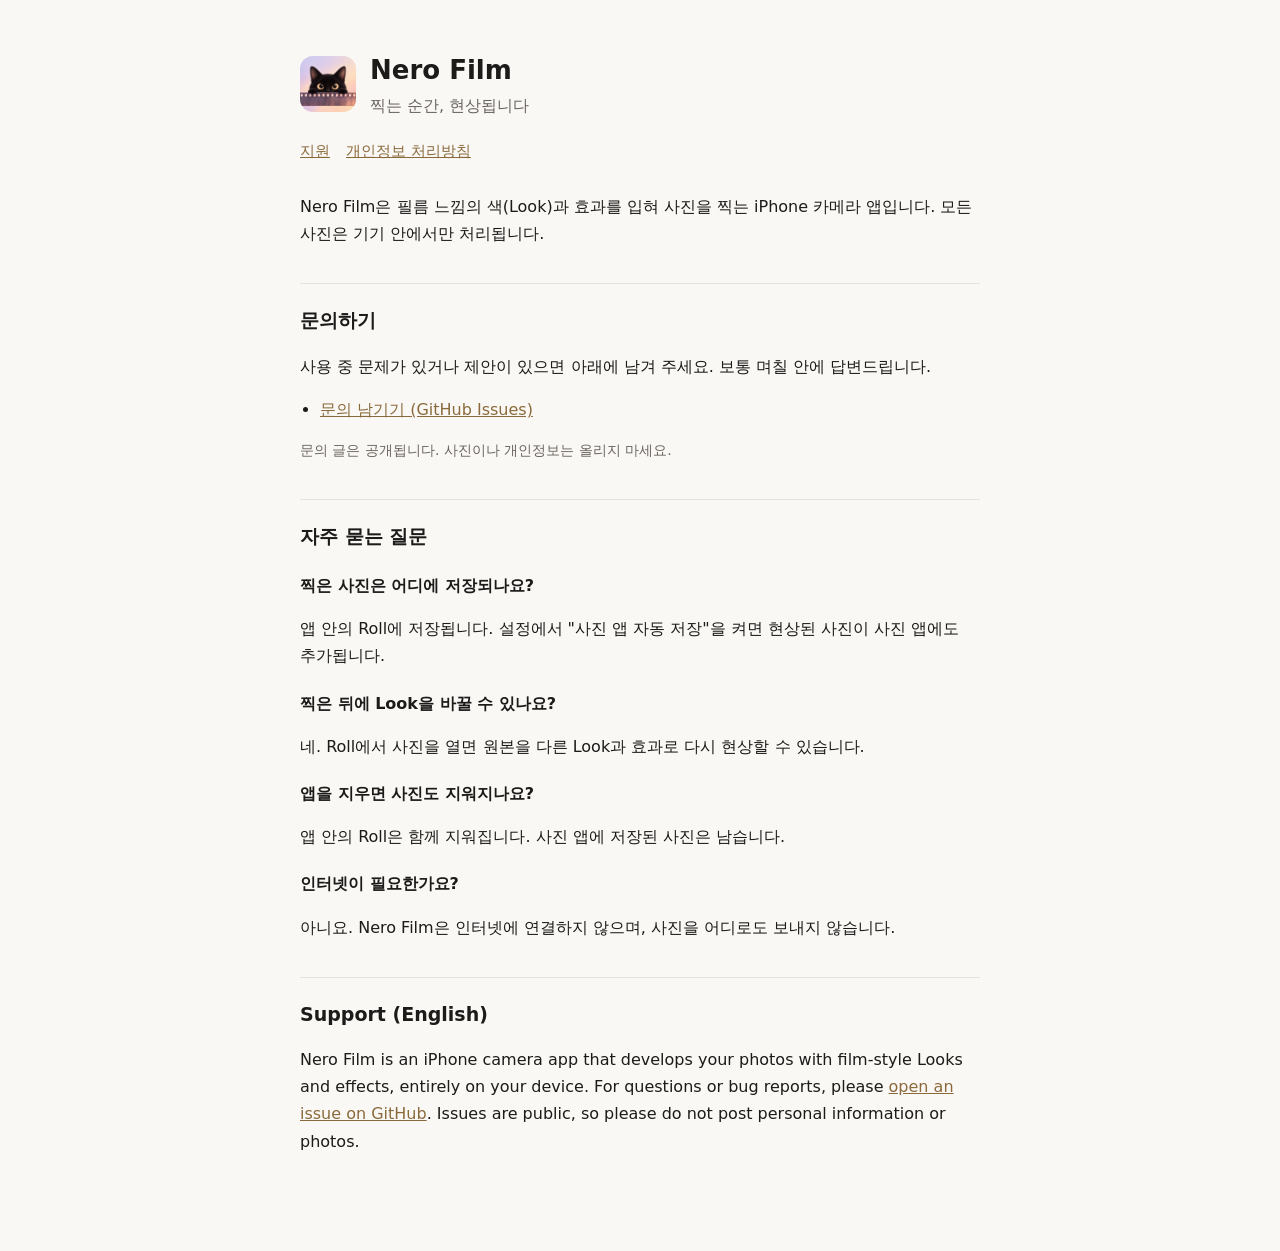
<file: index.html>
<!doctype html>
<html lang="ko">
<head>
<meta charset="utf-8">
<meta name="viewport" content="width=device-width, initial-scale=1">
<title>Nero Film 지원</title>
<link rel="stylesheet" href="style.css">
</head>
<body>
<main>
  <header>
    <img src="icon.png" alt="">
    <div><h1>Nero Film</h1><p>찍는 순간, 현상됩니다</p></div>
  </header>
  <nav><a href="./">지원</a><a href="privacy/">개인정보 처리방침</a></nav>

  <p>Nero Film은 필름 느낌의 색(Look)과 효과를 입혀 사진을 찍는 iPhone 카메라 앱입니다. 모든 사진은 기기 안에서만 처리됩니다.</p>

  <h2>문의하기</h2>
  <p>사용 중 문제가 있거나 제안이 있으면 아래에 남겨 주세요. 보통 며칠 안에 답변드립니다.</p>
  <ul>
    <li><a href="https://github.com/AustinKimDev/nero-film-site/issues/new">문의 남기기 (GitHub Issues)</a></li>
  </ul>
  <p class="muted">문의 글은 공개됩니다. 사진이나 개인정보는 올리지 마세요.</p>

  <h2>자주 묻는 질문</h2>
  <h3>찍은 사진은 어디에 저장되나요?</h3>
  <p>앱 안의 Roll에 저장됩니다. 설정에서 "사진 앱 자동 저장"을 켜면 현상된 사진이 사진 앱에도 추가됩니다.</p>
  <h3>찍은 뒤에 Look을 바꿀 수 있나요?</h3>
  <p>네. Roll에서 사진을 열면 원본을 다른 Look과 효과로 다시 현상할 수 있습니다.</p>
  <h3>앱을 지우면 사진도 지워지나요?</h3>
  <p>앱 안의 Roll은 함께 지워집니다. 사진 앱에 저장된 사진은 남습니다.</p>
  <h3>인터넷이 필요한가요?</h3>
  <p>아니요. Nero Film은 인터넷에 연결하지 않으며, 사진을 어디로도 보내지 않습니다.</p>

  <h2 lang="en">Support (English)</h2>
  <p lang="en">Nero Film is an iPhone camera app that develops your photos with film-style Looks and effects, entirely on your device. For questions or bug reports, please <a href="https://github.com/AustinKimDev/nero-film-site/issues/new">open an issue on GitHub</a>. Issues are public, so please do not post personal information or photos.</p>
</main>
</body>
</html>
</file>
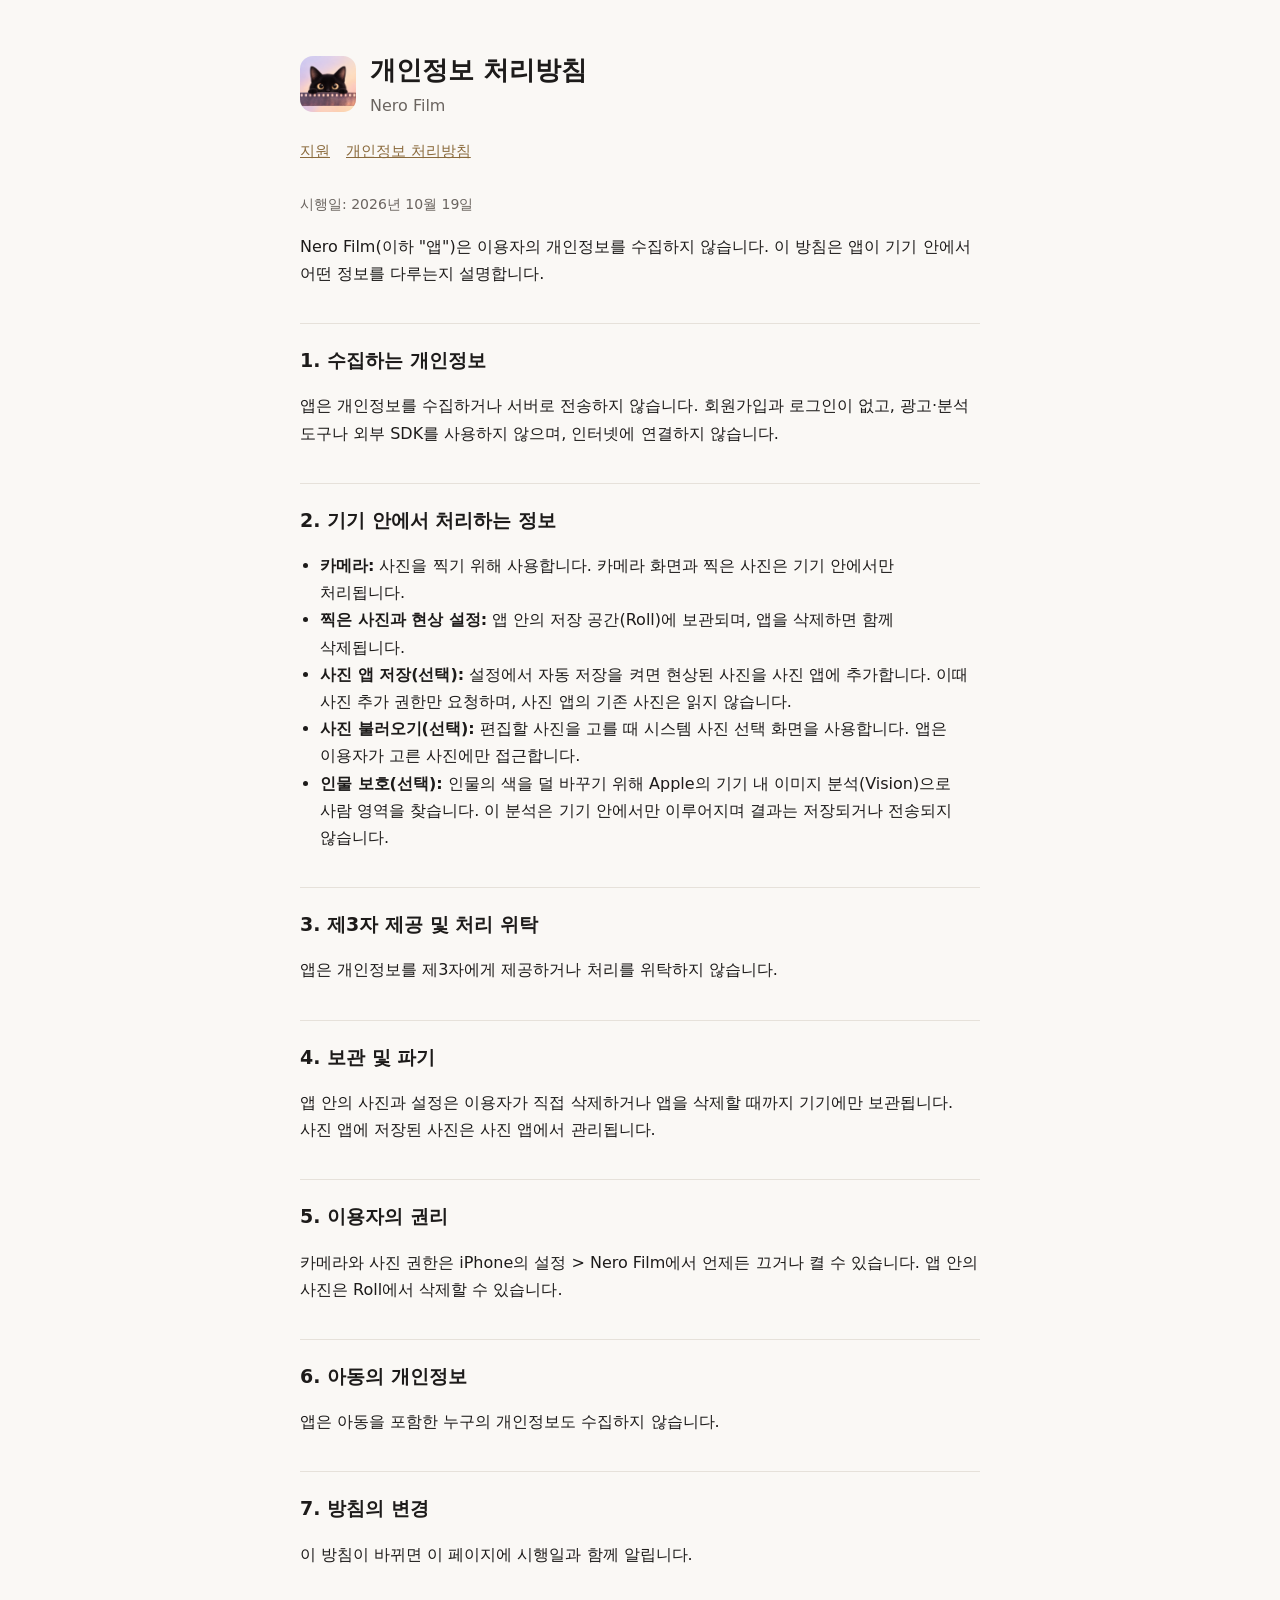
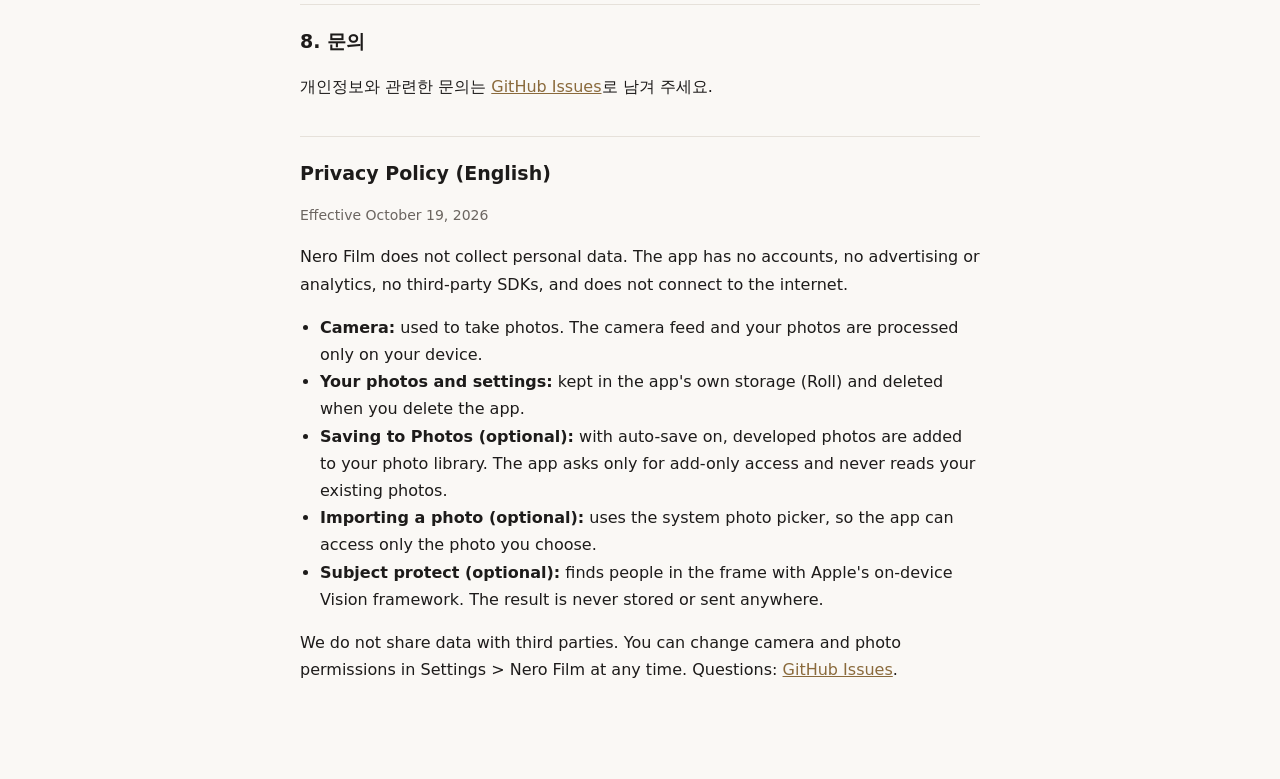
<file: privacy/index.html>
<!doctype html>
<html lang="ko">
<head>
<meta charset="utf-8">
<meta name="viewport" content="width=device-width, initial-scale=1">
<title>Nero Film 개인정보 처리방침</title>
<link rel="stylesheet" href="../style.css">
</head>
<body>
<main>
  <header>
    <img src="../icon.png" alt="">
    <div><h1>개인정보 처리방침</h1><p>Nero Film</p></div>
  </header>
  <nav><a href="../">지원</a><a href="./">개인정보 처리방침</a></nav>

  <p class="muted">시행일: 2026년 10월 19일</p>

  <p>Nero Film(이하 "앱")은 이용자의 개인정보를 수집하지 않습니다. 이 방침은 앱이 기기 안에서 어떤 정보를 다루는지 설명합니다.</p>

  <h2>1. 수집하는 개인정보</h2>
  <p>앱은 개인정보를 수집하거나 서버로 전송하지 않습니다. 회원가입과 로그인이 없고, 광고·분석 도구나 외부 SDK를 사용하지 않으며, 인터넷에 연결하지 않습니다.</p>

  <h2>2. 기기 안에서 처리하는 정보</h2>
  <ul>
    <li><strong>카메라:</strong> 사진을 찍기 위해 사용합니다. 카메라 화면과 찍은 사진은 기기 안에서만 처리됩니다.</li>
    <li><strong>찍은 사진과 현상 설정:</strong> 앱 안의 저장 공간(Roll)에 보관되며, 앱을 삭제하면 함께 삭제됩니다.</li>
    <li><strong>사진 앱 저장(선택):</strong> 설정에서 자동 저장을 켜면 현상된 사진을 사진 앱에 추가합니다. 이때 사진 추가 권한만 요청하며, 사진 앱의 기존 사진은 읽지 않습니다.</li>
    <li><strong>사진 불러오기(선택):</strong> 편집할 사진을 고를 때 시스템 사진 선택 화면을 사용합니다. 앱은 이용자가 고른 사진에만 접근합니다.</li>
    <li><strong>인물 보호(선택):</strong> 인물의 색을 덜 바꾸기 위해 Apple의 기기 내 이미지 분석(Vision)으로 사람 영역을 찾습니다. 이 분석은 기기 안에서만 이루어지며 결과는 저장되거나 전송되지 않습니다.</li>
  </ul>

  <h2>3. 제3자 제공 및 처리 위탁</h2>
  <p>앱은 개인정보를 제3자에게 제공하거나 처리를 위탁하지 않습니다.</p>

  <h2>4. 보관 및 파기</h2>
  <p>앱 안의 사진과 설정은 이용자가 직접 삭제하거나 앱을 삭제할 때까지 기기에만 보관됩니다. 사진 앱에 저장된 사진은 사진 앱에서 관리됩니다.</p>

  <h2>5. 이용자의 권리</h2>
  <p>카메라와 사진 권한은 iPhone의 설정 &gt; Nero Film에서 언제든 끄거나 켤 수 있습니다. 앱 안의 사진은 Roll에서 삭제할 수 있습니다.</p>

  <h2>6. 아동의 개인정보</h2>
  <p>앱은 아동을 포함한 누구의 개인정보도 수집하지 않습니다.</p>

  <h2>7. 방침의 변경</h2>
  <p>이 방침이 바뀌면 이 페이지에 시행일과 함께 알립니다.</p>

  <h2>8. 문의</h2>
  <p>개인정보와 관련한 문의는 <a href="https://github.com/AustinKimDev/nero-film-site/issues/new">GitHub Issues</a>로 남겨 주세요.</p>

  <h2 lang="en">Privacy Policy (English)</h2>
  <div lang="en">
    <p class="muted">Effective October 19, 2026</p>
    <p>Nero Film does not collect personal data. The app has no accounts, no advertising or analytics, no third-party SDKs, and does not connect to the internet.</p>
    <ul>
      <li><strong>Camera:</strong> used to take photos. The camera feed and your photos are processed only on your device.</li>
      <li><strong>Your photos and settings:</strong> kept in the app's own storage (Roll) and deleted when you delete the app.</li>
      <li><strong>Saving to Photos (optional):</strong> with auto-save on, developed photos are added to your photo library. The app asks only for add-only access and never reads your existing photos.</li>
      <li><strong>Importing a photo (optional):</strong> uses the system photo picker, so the app can access only the photo you choose.</li>
      <li><strong>Subject protect (optional):</strong> finds people in the frame with Apple's on-device Vision framework. The result is never stored or sent anywhere.</li>
    </ul>
    <p>We do not share data with third parties. You can change camera and photo permissions in Settings &gt; Nero Film at any time. Questions: <a href="https://github.com/AustinKimDev/nero-film-site/issues/new">GitHub Issues</a>.</p>
  </div>
</main>
</body>
</html>
</file>
<file: style.css>
:root { --bg: #faf8f5; --fg: #1d1b1a; --muted: #6b6560; --line: #e6e1da; --accent: #8a6a3c; }
@media (prefers-color-scheme: dark) { :root { --bg: #141312; --fg: #f1ede8; --muted: #a39d96; --line: #2c2a28; --accent: #d9b27a; } }
* { box-sizing: border-box; }
body { margin: 0; background: var(--bg); color: var(--fg); font: 16px/1.7 -apple-system, BlinkMacSystemFont, "Apple SD Gothic Neo", "Pretendard", system-ui, sans-serif; word-break: keep-all; }
main { max-width: 720px; margin: 0 auto; padding: 48px 20px 80px; }
header { display: flex; align-items: center; gap: 14px; margin-bottom: 32px; }
header img { width: 56px; height: 56px; border-radius: 13px; }
header h1 { margin: 0; font-size: 26px; }
header p { margin: 0; color: var(--muted); }
h2 { font-size: 19px; margin: 36px 0 8px; padding-top: 20px; border-top: 1px solid var(--line); }
h3 { font-size: 16px; margin: 20px 0 4px; }
a { color: var(--accent); }
ul { padding-left: 20px; }
nav { display: flex; gap: 16px; margin: -12px 0 28px; font-size: 15px; }
.muted { color: var(--muted); font-size: 14px; }
</file>
